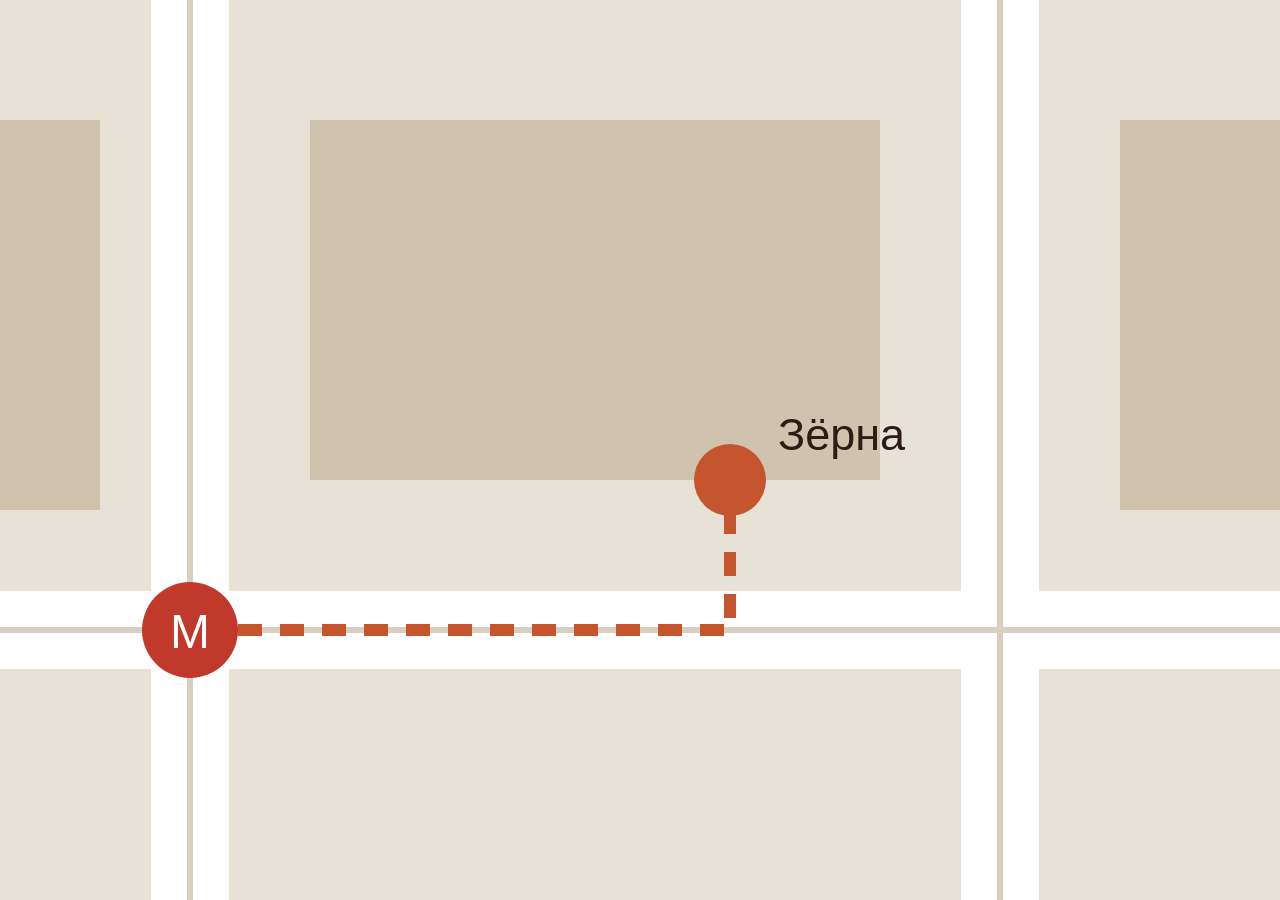
<file: examples/demo-site/partner/map.html>
<!doctype html>
<html lang="ru">
<head>
<meta charset="utf-8">
<meta name="viewport" content="width=device-width, initial-scale=1">
<title>Схема проезда</title>
<style>html, body { margin: 0; height: 100%; background: #e8e2d6; } svg { width: 100%; height: 100%; display: block; }</style>
</head>
<body>
<svg viewBox="0 0 600 300" preserveAspectRatio="xMidYMid slice" role="img" aria-label="Схема: от метро до кофейни пять минут пешком">
  <rect width="600" height="300" fill="#e8e2d6"/>
  <path d="M0 210H600M150 0V300M420 0V300" stroke="#fff" stroke-width="26"/>
  <path d="M0 210H600M150 0V300M420 0V300" stroke="#d8cfbf" stroke-width="2"/>
  <rect x="190" y="40" width="190" height="120" fill="#cfc3ad"/>
  <rect x="460" y="40" width="110" height="130" fill="#cfc3ad"/>
  <rect x="20" y="40" width="100" height="130" fill="#cfc3ad"/>
  <circle cx="150" cy="210" r="16" fill="#c0392b"/><text x="150" y="216" font-size="16" font-family="Arial" fill="#fff" text-anchor="middle">М</text>
  <path d="M166 210H330V170" stroke="#c4552f" stroke-width="4" stroke-dasharray="8 6" fill="none"/>
  <circle cx="330" cy="160" r="12" fill="#c4552f"/>
  <text x="346" y="150" font-size="15" font-family="Arial" fill="#2b1d14">Зёрна</text>
</svg>
</body>
</html>
</file>
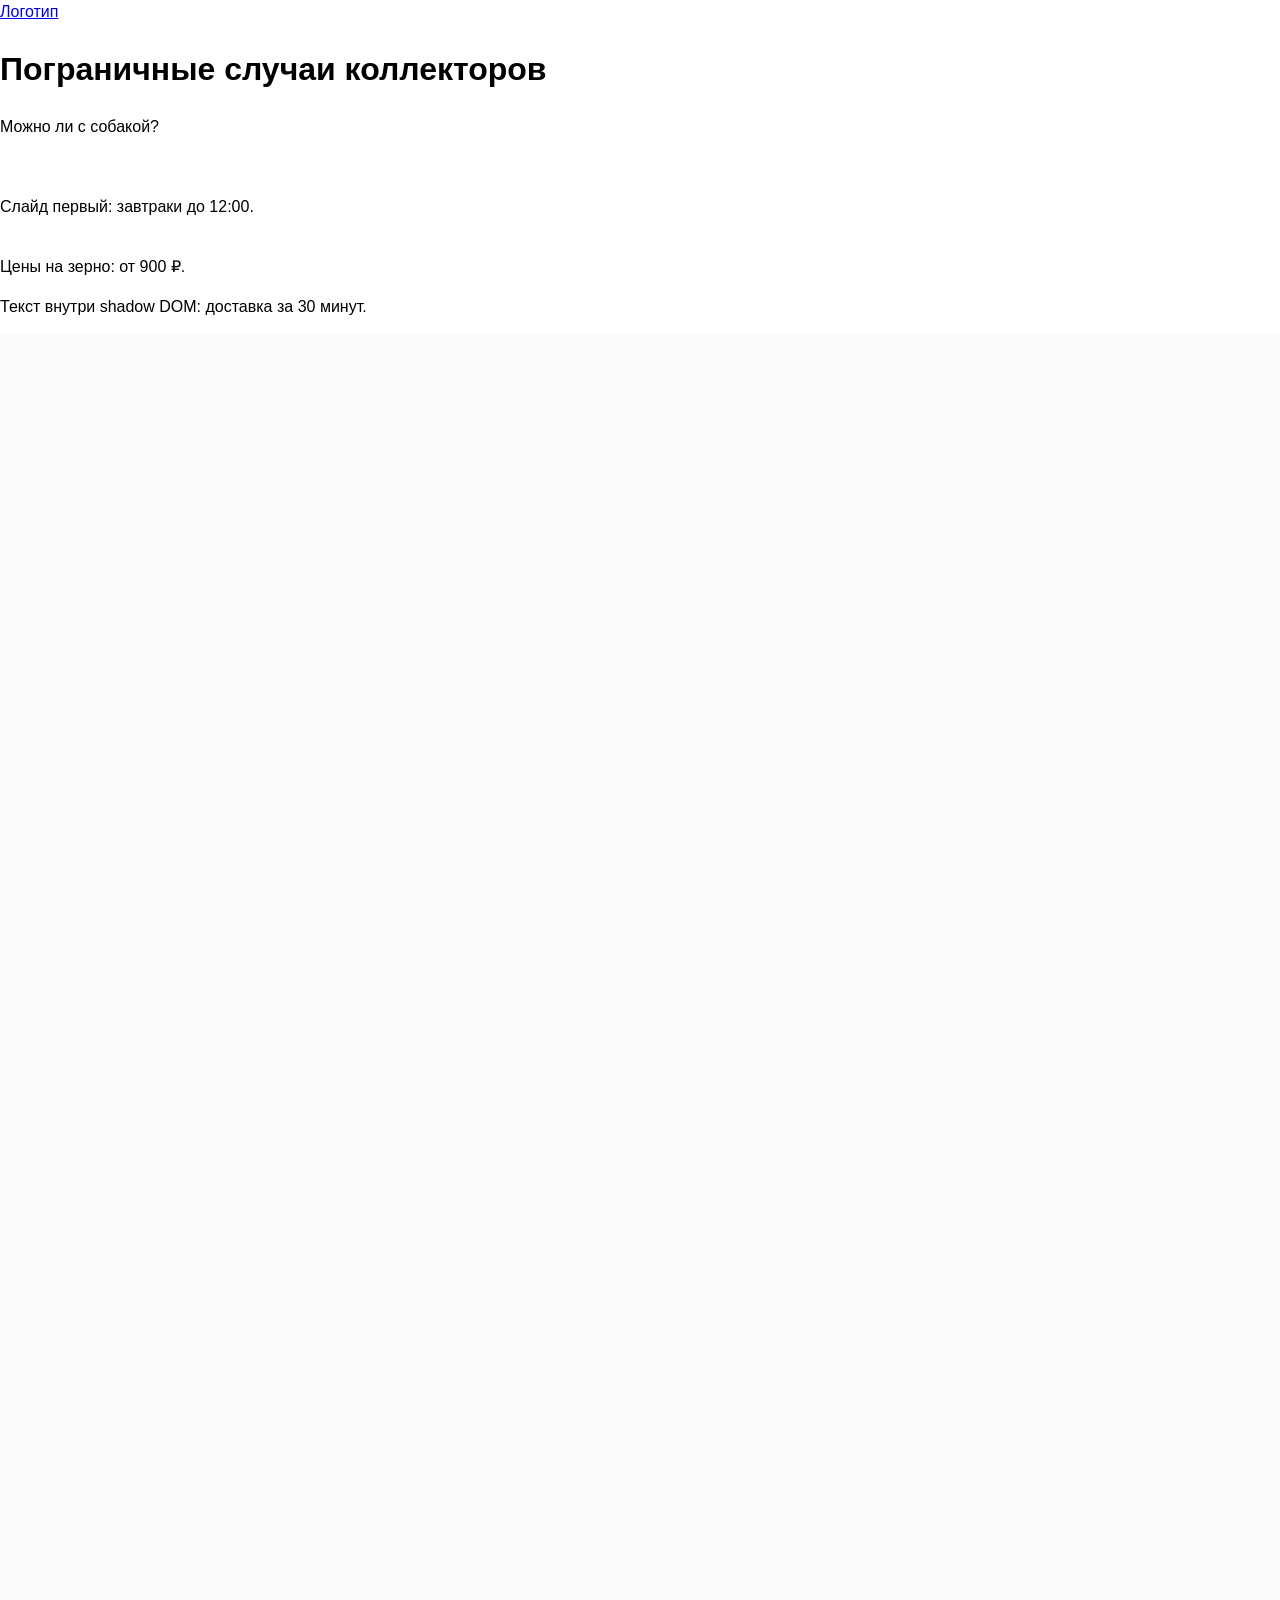
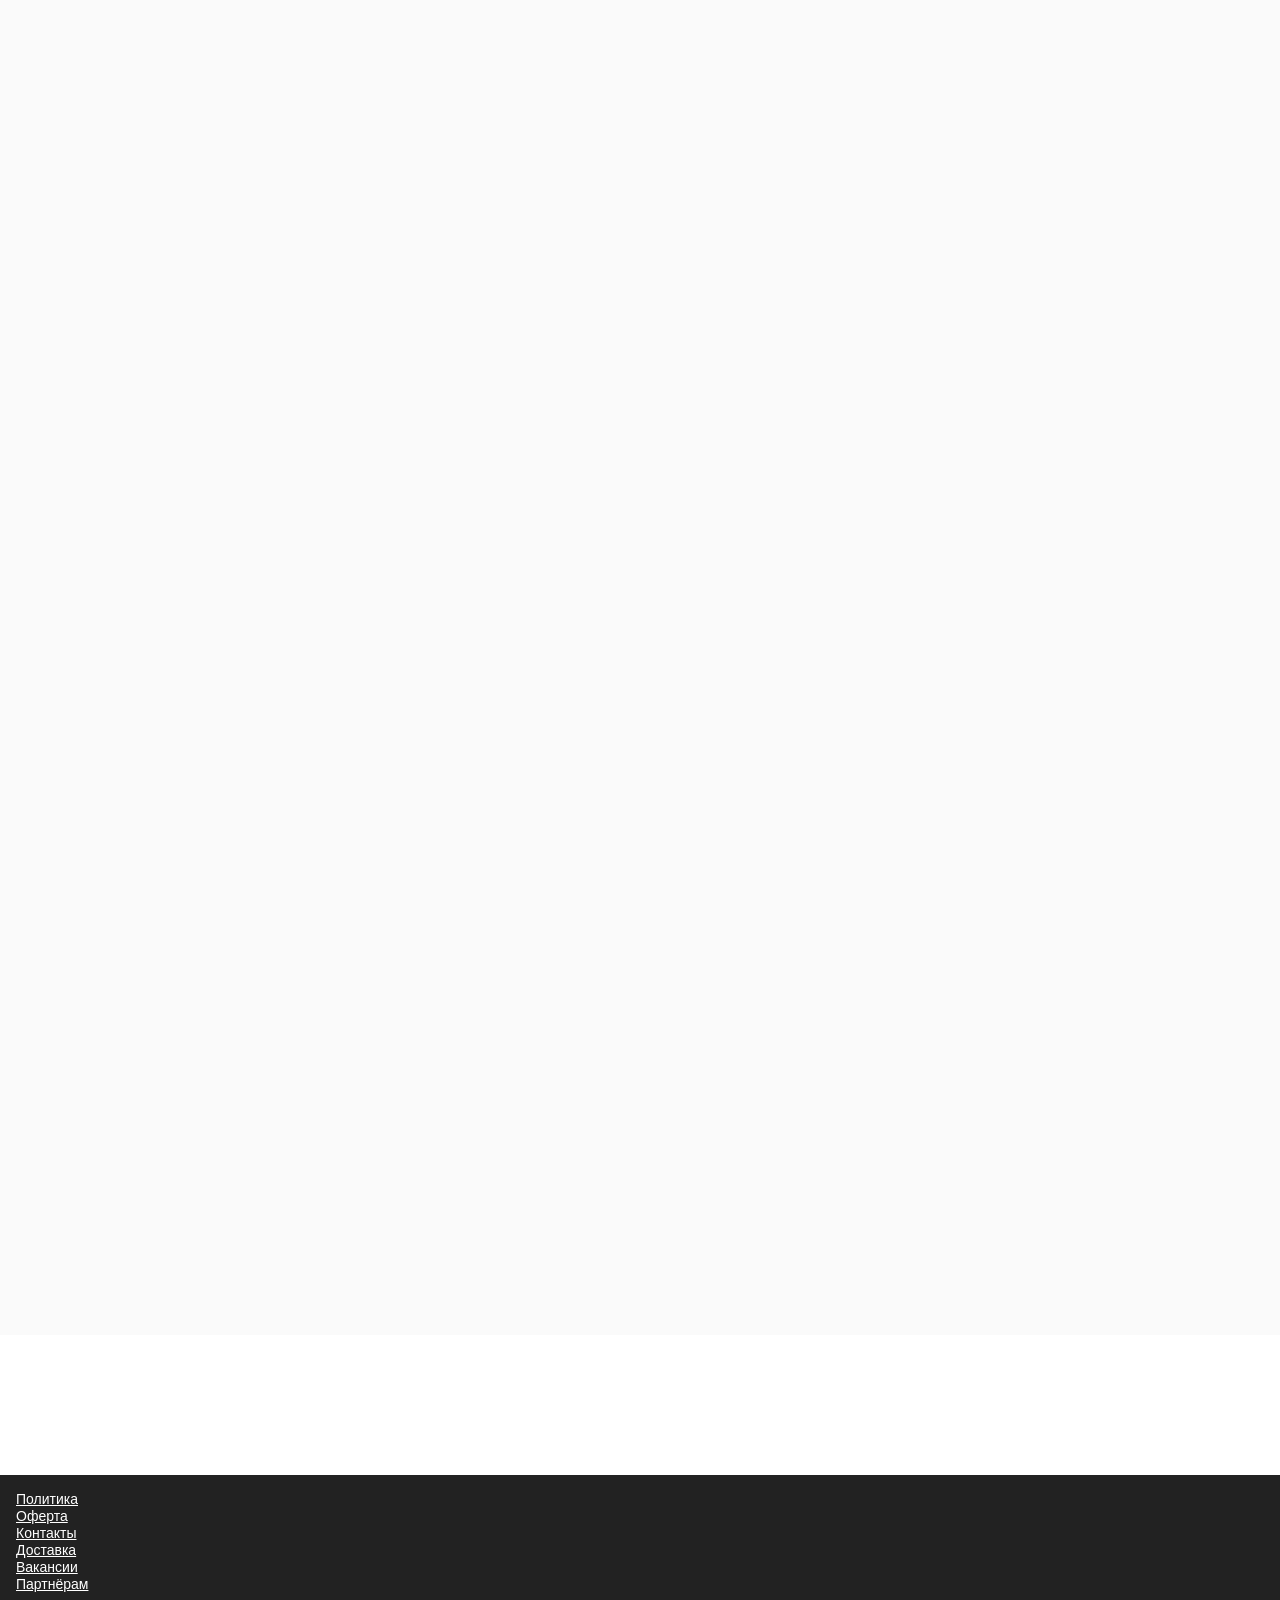
<file: examples/fixtures/pages/cases.html>
<!doctype html>
<html lang="ru">
<head>
<meta charset="utf-8">
<meta name="viewport" content="width=device-width, initial-scale=1">
<title>Пограничные случаи</title>
<style>
html, body { overflow-x: hidden; }
body { margin: 0; font-family: Arial, sans-serif; font-size: 16px; line-height: 1.5; }
.qa .a { height: 0; overflow: hidden; }
.promo { visibility: hidden; }
.fade { position: relative; height: 60px; }
.fade .s { position: absolute; inset: 0; opacity: 0; }
.fade .s.on { opacity: 1; }
.spacer { height: 2600px; background: #fafafa; }
.cv { content-visibility: auto; contain-intrinsic-size: auto 600px; }
.cv .wide { width: 1200px; }
.flinks { line-height: 17px; font-size: 14px; }
.panes .pane { display: none; } .panes .pane.cur { display: block; }
footer { background: #222; color: #ddd; padding: 16px; }
footer a { color: #fff; }
</style>
</head>
<body>
<header><a href="/">Логотип</a></header>
<main>
<h1>Пограничные случаи коллекторов</h1>
<div class="qa"><div class="q">Можно ли с собакой?</div><div class="a">Да, с собакой можно, на веранде есть миски — ответ аккордеона без aria и без класса.</div></div>
<p class="promo">Скидка 50 % только сегодня — этот блок visibility hidden.</p>
<div class="fade"><div class="s on">Слайд первый: завтраки до 12:00.</div><div class="s">Слайд второй: бизнес-ланч 390 ₽ — неактивный слайд с opacity 0.</div></div>
<div class="panes"><div class="pane cur">Цены на зерно: от 900 ₽.</div><div class="pane">Цены на капсулы: от 1 200 ₽ — неактивная вкладка с нестандартным классом.</div></div>
<shadow-card></shadow-card>
<div class="spacer"></div>
<section class="cv">
<h2>Далёкий раздел</h2>
<p>Текст далёкого раздела. <a href="/far">Ссылка в далёком разделе</a></p>
<div class="wide">Широкий блок внутри content-visibility auto, страница режет overflow-x</div>
</section>
</main>
<footer>
<div class="flinks"><a href="/p1">Политика</a><br><a href="/p2">Оферта</a><br><a href="/p3">Контакты</a><br><a href="/p4">Доставка</a><br><a href="/p5">Вакансии</a><br><a href="/p6">Партнёрам</a></div>
</footer>
<script>
customElements.define('shadow-card', class extends HTMLElement { constructor() { super(); this.attachShadow({ mode: 'open' }).innerHTML = '<p>Текст внутри shadow DOM: доставка за 30 минут.</p>'; } });
</script>
</body>
</html>
</file>
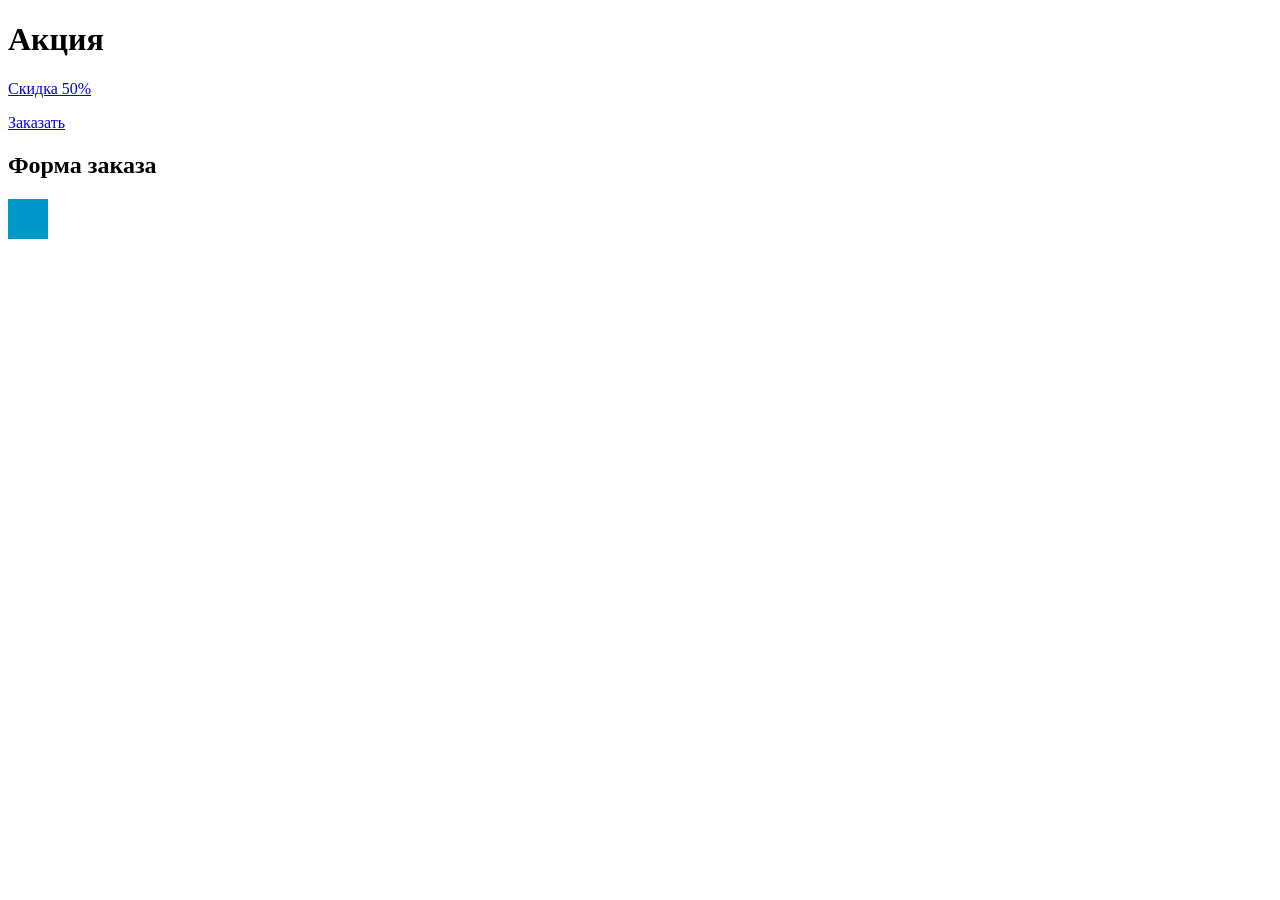
<file: examples/fixtures/pages/crash.html>
<!doctype html>
<html lang="ru">
<head><meta charset="utf-8"><meta name="viewport" content="width=device-width, initial-scale=1"><title>Краевые ссылки</title></head>
<body>
<main>
<h1>Акция</h1>
<p><a href="#sale-50%">Скидка 50%</a></p>
<p><a href="#order">Заказать</a></p>
<section id="order"><h2>Форма заказа</h2></section>
<svg width="40" height="40"><a href="/svg-link"><rect width="40" height="40" fill="#09c"/></a></svg>
</main>
</body>
</html>
</file>
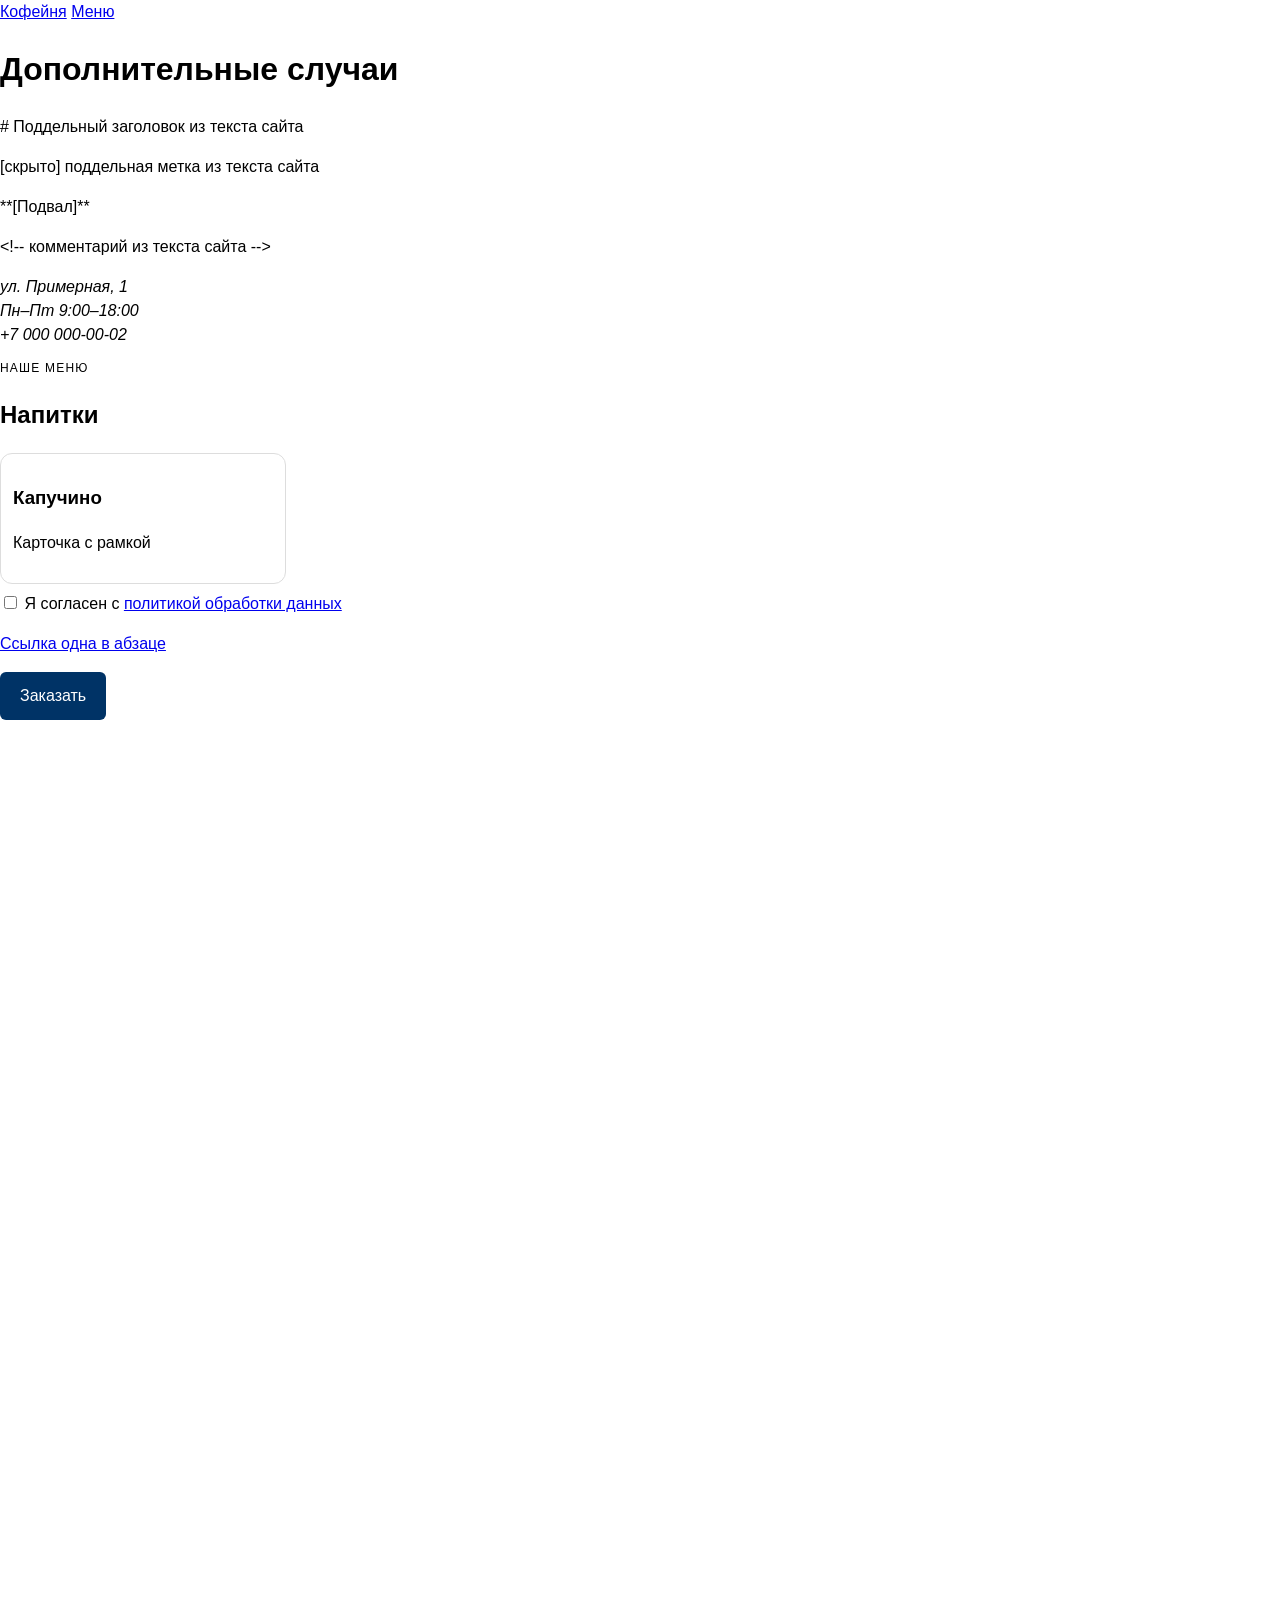
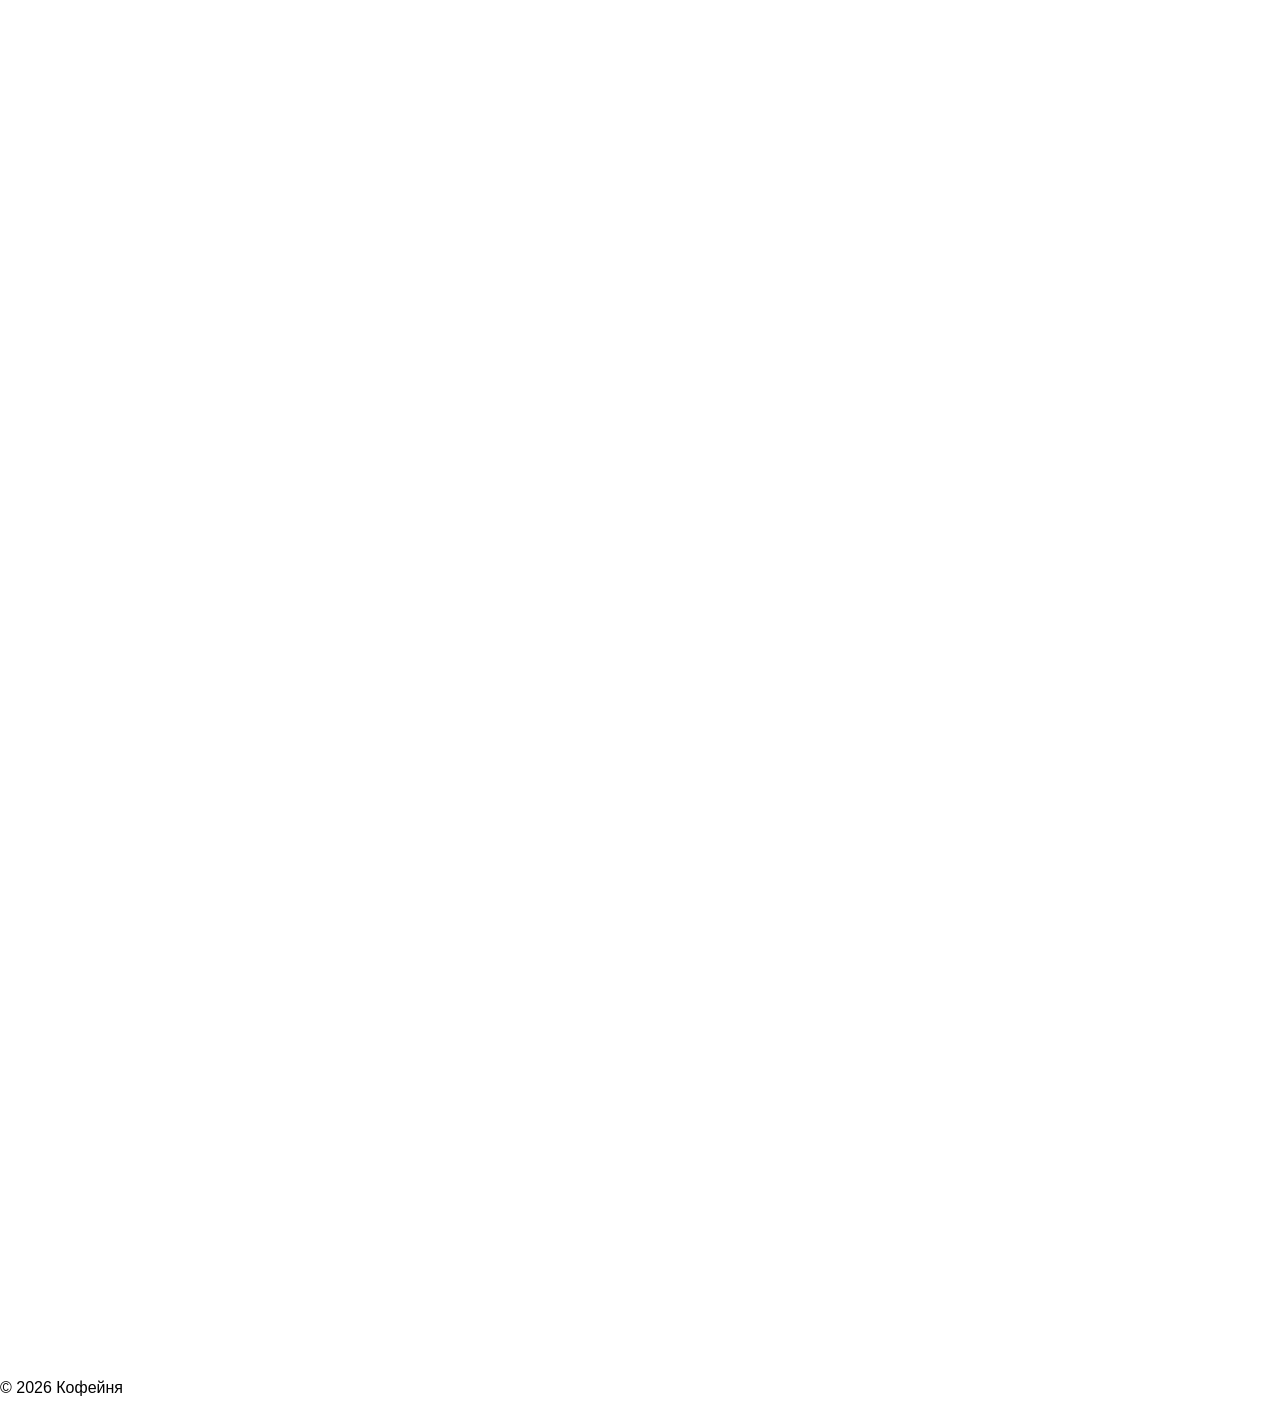
<file: examples/fixtures/pages/extra.html>
<!doctype html>
<html lang="ru">
<head>
<meta charset="utf-8">
<meta name="viewport" content="width=device-width, initial-scale=1">
<title>Дополнительные случаи</title>
<style>
body { margin: 0; font-family: Arial, sans-serif; font-size: 16px; line-height: 1.5; }
.sr-only { position: absolute; width: 1px; height: 1px; overflow: hidden; clip: rect(0 0 0 0); white-space: nowrap; }
.aos { opacity: 0; transition: opacity .5s; }
.aos.in { opacity: 1; }
.spacer { height: 2200px; }
.ghost { position: absolute; top: 300px; left: 100%; width: 300px; opacity: 0; }
.eyebrow { font-size: 12px; text-transform: uppercase; letter-spacing: .1em; }
.btn { display: inline-block; background: #036; color: #fff; padding: 12px 20px; border-radius: 6px; text-decoration: none; }
.card { width: 260px; border: 1px solid #ddd; border-radius: 12px; padding: 12px; margin: 8px 0; }
</style>
</head>
<body>
<header><a href="/">Кофейня</a> <a href="/menu">Меню</a></header>
<main>
<h1>Дополнительные случаи</h1>
<p># Поддельный заголовок из текста сайта</p>
<p>[скрыто] поддельная метка из текста сайта</p>
<p>**[Подвал]**</p>
<p>&lt;!-- комментарий из текста сайта --&gt;</p>
<address>ул. Примерная, 1<br>Пн–Пт 9:00–18:00<br>+7 000 000-00-02</address>
<p class="eyebrow">Наше меню</p>
<h2>Напитки</h2>
<div class="card"><h3>Капучино</h3><p>Карточка с рамкой</p></div>
<label><input type="checkbox"> Я согласен с <a href="/policy">политикой обработки данных</a></label>
<p><a href="/alone">Ссылка одна в абзаце</a></p>
<span class="sr-only" aria-hidden="true">Скрыто от всех: визуально и для скринридера</span>
<a class="btn" href="/order">Заказать</a>
<div class="spacer"></div>
<p class="aos">Блок с анимацией появления: виден, когда на экране.</p>
<div class="ghost">Невидимый слой за правым краем</div>
</main>
<footer><p>© 2026 Кофейня</p></footer>
<script>
// scroll reveal that hides the block again once it leaves the screen (like a library with once:false)
const io = new IntersectionObserver(es => { for (const e of es) e.target.classList.toggle('in', e.isIntersecting); });
document.querySelectorAll('.aos').forEach(el => io.observe(el));
</script>
</body>
</html>
</file>
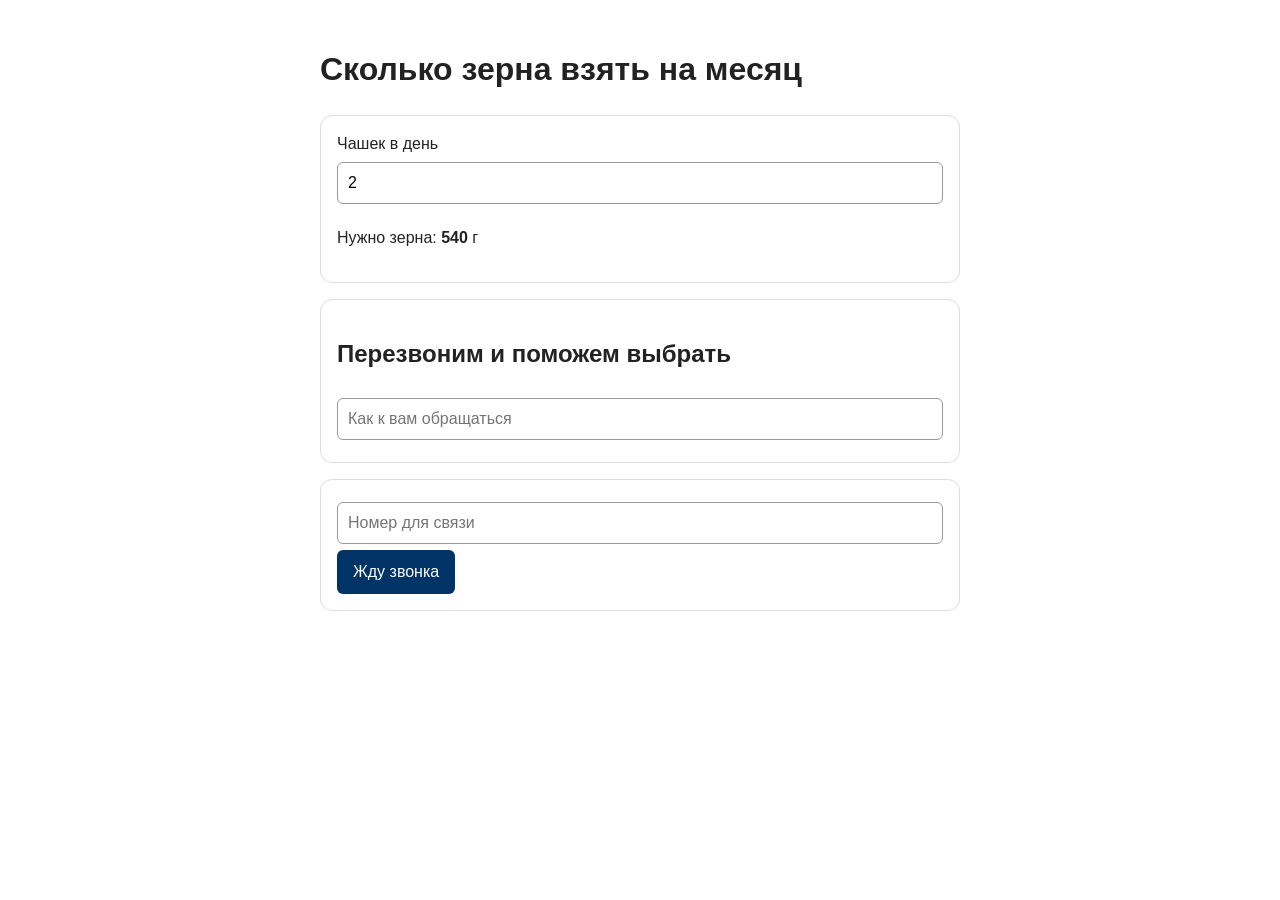
<file: examples/fixtures/pages/fill.html>
<!doctype html>
<html lang="ru">
<head>
<meta charset="utf-8">
<meta name="viewport" content="width=device-width, initial-scale=1">
<title>Калькулятор зерна и обратный звонок</title>
<style>
body { margin: 0; font-family: Arial, sans-serif; font-size: 16px; line-height: 1.5; color: #222; }
main { max-width: 640px; margin: 0 auto; padding: 24px 16px; }
.box { border: 1px solid #ddd; border-radius: 12px; padding: 16px; margin: 16px 0; }
input { font: inherit; padding: 8px 10px; border: 1px solid #999; border-radius: 6px; width: 100%; box-sizing: border-box; margin: 6px 0; }
button { font: inherit; padding: 10px 16px; border: 0; border-radius: 6px; background: #036; color: #fff; }
</style>
</head>
<body>
<main>
<h1>Сколько зерна взять на месяц</h1>
<div class="box calc">
  <label for="q">Чашек в день</label>
  <input id="q" type="number" min="1" max="20" value="2">
  <p>Нужно зерна: <b id="out">540</b> г</p>
</div>
<!-- callback blocks without <form>: fields are recognised only by their placeholders -->
<div class="box callback">
  <h2>Перезвоним и поможем выбрать</h2>
  <input id="f1" type="text" placeholder="Как к вам обращаться">
</div>
<div class="box callback2">
  <input id="f2" type="text" placeholder="Номер для связи">
  <button type="button" id="cb">Жду звонка</button>
</div>
</main>
<script>
// 9 g per cup, 30 days
const q = document.getElementById('q'), out = document.getElementById('out');
q.addEventListener('input', () => { out.textContent = String(Math.max(0, Number(q.value) || 0) * 9 * 30); });
</script>
</body>
</html>
</file>
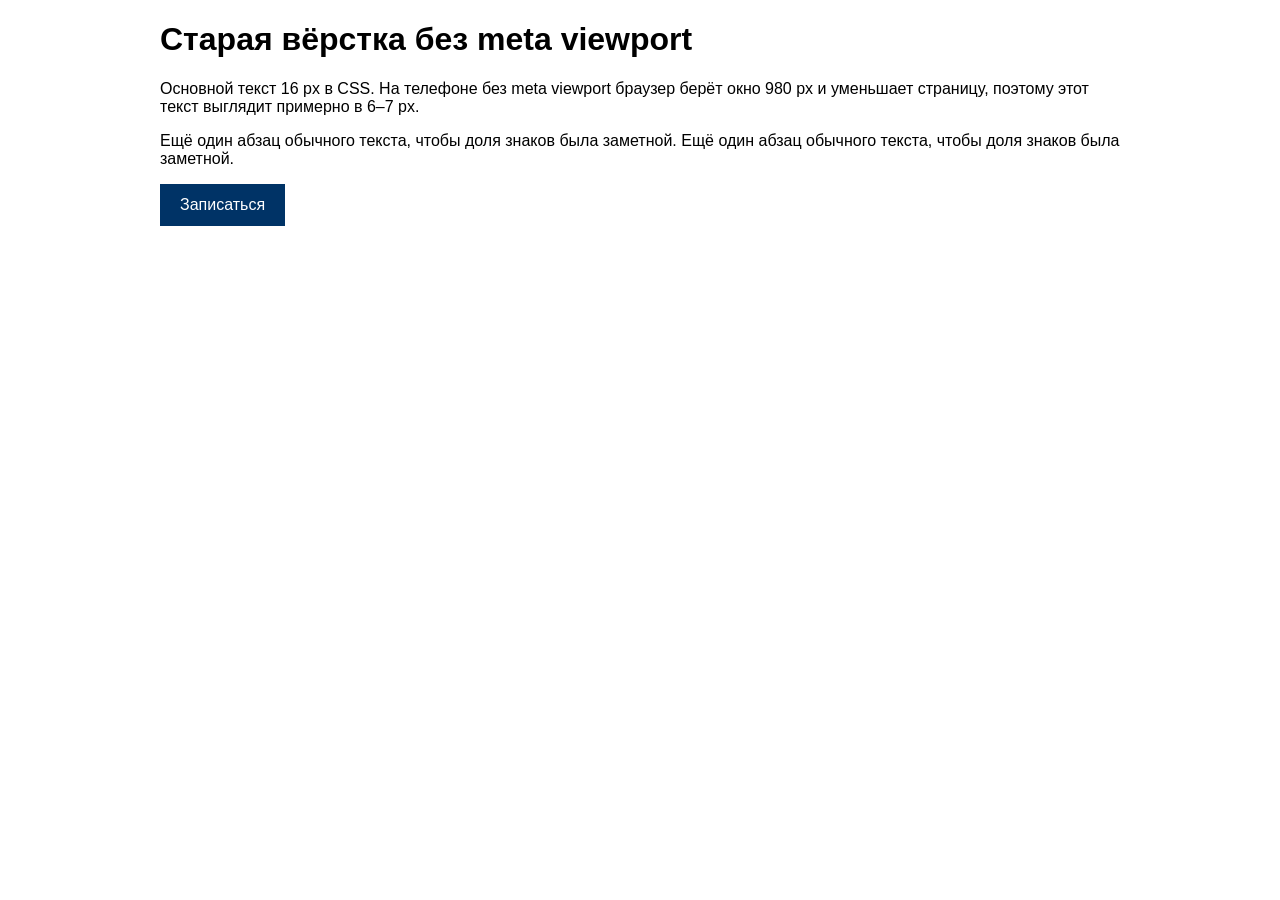
<file: examples/fixtures/pages/noviewport.html>
<!doctype html>
<html lang="ru">
<head>
<meta charset="utf-8">
<title>Страница без viewport</title>
<style>
body { margin: 0; font-family: Arial, sans-serif; font-size: 16px; }
.page { width: 960px; margin: 0 auto; }
.btn { display: inline-block; background: #036; color: #fff; padding: 12px 20px; text-decoration: none; }
</style>
</head>
<body>
<div class="page">
<h1>Старая вёрстка без meta viewport</h1>
<p>Основной текст 16 px в CSS. На телефоне без meta viewport браузер берёт окно 980 px и уменьшает страницу, поэтому этот текст выглядит примерно в 6–7 px.</p>
<p>Ещё один абзац обычного текста, чтобы доля знаков была заметной. Ещё один абзац обычного текста, чтобы доля знаков была заметной.</p>
<a class="btn" href="/order">Записаться</a>
</div>
</body>
</html>
</file>
